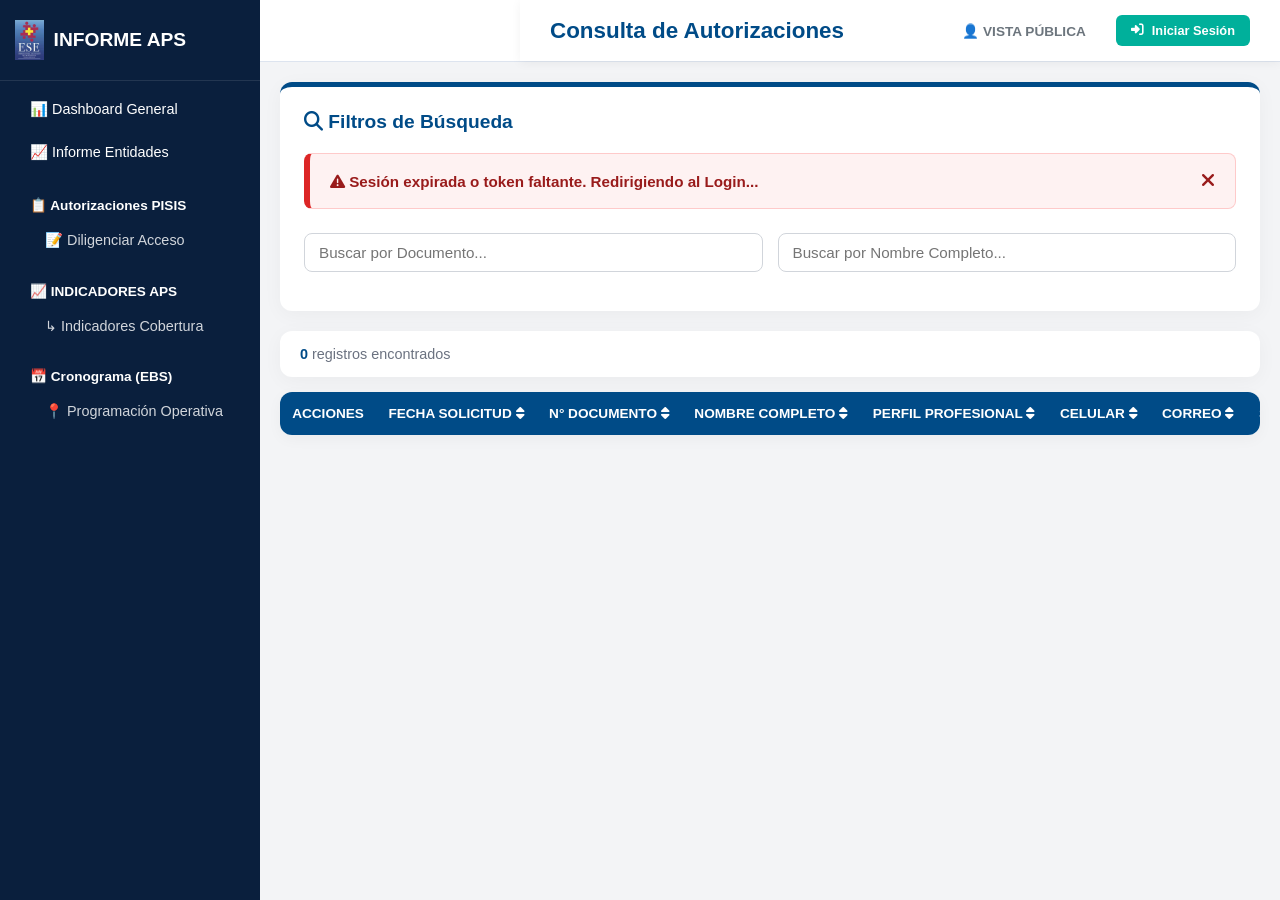
<file: consulta_acceso.html>
<!DOCTYPE html>
<html lang="es">
<head>
    <meta charset="UTF-8">
    <meta name="viewport" content="width=device-width, initial-scale=1.0">
    <title>Consulta de Autorizaciones - INFORME APS</title>
    <link rel="stylesheet" href="/static/css/layout.css">
    <link rel="stylesheet" href="https://cdnjs.cloudflare.com/ajax/libs/font-awesome/6.4.0/css/all.min.css">
    <style>
        html, body { margin: 0; padding: 0; height: auto !important; min-height: 100vh; overflow-y: auto !important; background-color: #f3f4f6; font-family: 'Segoe UI', system-ui, sans-serif; }
        .main-content { min-height: 100vh; padding-bottom: 50px; }
        .card { background: #ffffff; border-radius: 12px; padding: 24px; margin: 20px; box-shadow: 0 4px 20px rgba(0,0,0,0.04); border-top: 5px solid #004b87; }
        .form-group { display: flex; flex-direction: column; margin-bottom: 15px; }
        .form-group input { padding: 10px 14px; border: 1px solid #d1d5db; border-radius: 8px; font-size: 0.95rem; }
        .form-group input:focus { border-color: #00b09b; outline: none; box-shadow: 0 0 0 3px rgba(0, 176, 155, 0.15); }
        .btn-action { background: #004b87; color: white; border: none; padding: 8px 12px; border-radius: 6px; cursor: pointer; font-weight: 600; font-size: 0.85rem; transition: all 0.2s; display: inline-flex; align-items: center; gap: 6px; }
        .btn-action:hover { transform: translateY(-1px); filter: brightness(1.1); }
        .btn-danger { background: #dc3545; }
        .btn-warning { background: #f59e0b; color: white; }
        .btn-info { background: #0ea5e9; }
        .btn-success { background: #10b981; }
        .toolbar-table { display: flex; justify-content: space-between; align-items: center; margin: 0 20px 15px 20px; padding: 15px 20px; background: #ffffff; border-radius: 12px; box-shadow: 0 4px 20px rgba(0,0,0,0.04); }
        .table-container { margin: 0 20px; overflow-x: auto; max-height: 600px; background: #fff; border-radius: 12px; box-shadow: 0 4px 15px rgba(0,0,0,0.04); }
        table { width: 100%; border-collapse: collapse; font-size: 0.85rem; min-width: 1100px; }
        th { background: #004b87; color: white; padding: 14px 12px; position: sticky; top: 0; z-index: 10; text-transform: uppercase; user-select: none; transition: background 0.2s; }
        th.sortable:hover { background: #003366; cursor: pointer; }
        td { padding: 12px 10px; border-bottom: 1px solid #f3f4f6; text-align: center; color: #4b5563; }
        tr:hover { background-color: #f0fdfa; }
        .alerta-dinamica { display: none; align-items: center; justify-content: space-between; padding: 16px 20px; margin-bottom: 24px; border-radius: 8px; font-weight: 600; font-size: 0.95rem; }
        .alerta-error { background-color: #fef2f2; color: #991b1b; border: 1px solid #fecaca; border-left: 6px solid #dc2626; }
        .alerta-exito { background-color: #f0fdf4; color: #166534; border: 1px solid #bbf7d0; border-left: 6px solid #059669; }
        .alerta-info { background-color: #e0f2fe; color: #0369a1; border: 1px solid #bae6fd; border-left: 6px solid #0ea5e9; }
    </style>
</head>
<body>
    <app-sidebar active-menu="consulta_acceso"></app-sidebar>
    <div class="main-content">
        <app-topbar titulo="Consulta de Autorizaciones"></app-topbar>

        <div class="card">
            <h3 style="margin-top: 0; color: #004b87; font-size: 1.2rem; margin-bottom: 20px;"><i class="fas fa-search"></i> Filtros de Búsqueda</h3>
            <div id="alertaGlobal" class="alerta-dinamica">
                <span id="alertaMensaje"></span>
                <button onclick="cerrarAlerta()" style="background:none; border:none; font-size:1.2rem; cursor:pointer; color:inherit;"><i class="fas fa-times"></i></button>
            </div>
            <div style="display: grid; grid-template-columns: repeat(auto-fit, minmax(250px, 1fr)); gap: 15px;">
                <div class="form-group"><input type="text" id="filtroDoc" placeholder="Buscar por Documento..." oninput="filtrarTabla()"></div>
                <div class="form-group"><input type="text" id="filtroNombre" placeholder="Buscar por Nombre Completo..." oninput="filtrarTabla()"></div>
            </div>
        </div>

        <div class="toolbar-table">
            <div style="font-size: 0.9rem; color: #6b7280;"><strong id="lblTotalRegistros" style="color:#004b87;">0</strong> registros encontrados</div>
        </div>

        <div class="table-container">
            <table id="tablaAccesos">
                <thead>
                    <tr>
                        <th>Acciones</th>
                        <th class="sortable" data-sort="fecha_solicitud" onclick="ordenarTabla('fecha_solicitud')">Fecha Solicitud <i class="fas fa-sort"></i></th>
                        <th class="sortable" data-sort="numero_documento" onclick="ordenarTabla('numero_documento')">N° Documento <i class="fas fa-sort"></i></th>
                        <th class="sortable" data-sort="nombre_completo" onclick="ordenarTabla('nombre_completo')">Nombre Completo <i class="fas fa-sort"></i></th>
                        <th class="sortable" data-sort="perfil_profesional" onclick="ordenarTabla('perfil_profesional')">Perfil Profesional <i class="fas fa-sort"></i></th>
                        <th class="sortable" data-sort="celular" onclick="ordenarTabla('celular')">Celular <i class="fas fa-sort"></i></th>
                        <th class="sortable" data-sort="correo" onclick="ordenarTabla('correo')">Correo <i class="fas fa-sort"></i></th>
                        <th>Soporte MSPS</th>
                    </tr>
                </thead>
                <tbody id="tbodyAccesos"></tbody>
            </table>
        </div>
    </div>

    <script src="/static/js/layout.js"></script>
    <script>
        let datosGlobales = [];
        let sortCol = null;
        let sortAsc = true;

        document.addEventListener('DOMContentLoaded', () => { cargarDatos(); });

        function getHeaders() {
            const token = sessionStorage.getItem('token') || localStorage.getItem('token');
            if (!token) {
                mostrarAlerta("Sesión expirada o token faltante. Redirigiendo al Login...", "error");
                setTimeout(() => window.location.href = '/login', 2000);
                throw new Error("No token");
            }
            return { 'Content-Type': 'application/json', 'Authorization': `Bearer ${token}` };
        }

        function mostrarAlerta(mensaje, tipo) {
            const alerta = document.getElementById('alertaGlobal');
            const msjSpan = document.getElementById('alertaMensaje');
            alerta.className = `alerta-dinamica alerta-${tipo}`;
            msjSpan.innerHTML = `<i class="fas ${tipo === 'error' ? 'fa-exclamation-triangle' : (tipo === 'info' ? 'fa-info-circle' : 'fa-check-circle')}"></i> ${mensaje}`;
            alerta.style.display = 'flex';
            if (tipo === 'exito' || tipo === 'error') setTimeout(cerrarAlerta, 5000);
        }

        function cerrarAlerta() { document.getElementById('alertaGlobal').style.display = 'none'; }

        async function cargarDatos() {
            try {
                const res = await fetch('/api/listar_accesos', { method: 'GET', headers: getHeaders() });
                const data = await res.json();
                if (!res.ok || data.status === 'error') { mostrarAlerta(data.message || "Acceso denegado.", "error"); return; }
                datosGlobales = data.data || [];
                filtrarTabla();
            } catch (e) {
                if(e.message !== "No token") mostrarAlerta("Falla al cargar registros desde el servidor.", "error");
            }
        }

        function ordenarTabla(columna) {
            if (sortCol === columna) { sortAsc = !sortAsc; }
            else { sortCol = columna; sortAsc = true; }

            document.querySelectorAll('th.sortable i').forEach(icon => icon.className = 'fas fa-sort');
            const iconActivo = document.querySelector(`th[data-sort="${columna}"] i`);
            if (iconActivo) iconActivo.className = sortAsc ? 'fas fa-sort-up' : 'fas fa-sort-down';

            filtrarTabla();
        }

        function renderizarTabla(datos) {
            const tbody = document.getElementById('tbodyAccesos');
            tbody.innerHTML = '';

            const rolActual = String(sessionStorage.getItem('rol_usuario') || localStorage.getItem('rol_usuario')).toLowerCase();
            const esAdmin = rolActual.includes('admin') || rolActual.includes('coordinador');

            if(datos.length === 0) {
                tbody.innerHTML = `<tr><td colspan="8" style="padding:20px; color:#6b7280;">No se encontraron registros.</td></tr>`;
                return;
            }

            datos.forEach(d => {
                const nombreComp = d.nombre_completo || `${d.primer_nombre} ${d.primer_apellido}`;
                const btnDelete = esAdmin ? `<button title="Eliminar Base de Datos" onclick="eliminarRegistro(${d.id})" class="btn-action btn-danger"><i class="fas fa-trash-alt"></i></button>` : '';
                const btnEmail = esAdmin ? `<button title="Aprobar y Enviar Aval" onclick="enviarCorreoAval(${d.id})" class="btn-action btn-success"><i class="fas fa-check"></i></button>` : '';
                const btnDeny = esAdmin ? `<button title="Denegar por Adjunto" onclick="denegarAcceso(${d.id})" class="btn-action btn-warning"><i class="fas fa-times"></i></button>` : '';
                const urlSoporte = (d.seguridad_social_url && d.seguridad_social_url !== 'ALMACENADO_EN_BD') ? `<a href="${d.seguridad_social_url}" target="_blank" style="color:#0ea5e9; text-decoration:underline;">Ver Adjunto</a>` : 'N/A';

                tbody.innerHTML += `
                    <tr>
                        <td style="white-space: nowrap;">
                            <button title="Descargar PDF" onclick='descargarPDF(${JSON.stringify(d).replace(/'/g, "&apos;")})' class="btn-action btn-info"><i class="fas fa-file-pdf"></i></button>
                            ${btnEmail}
                            ${btnDeny}
                            ${btnDelete}
                        </td>
                        <td>${d.fecha_solicitud || 'N/A'}</td>
                        <td><strong>${d.numero_documento}</strong></td>
                        <td style="text-align: left;">${nombreComp}</td>
                        <td>${d.perfil_profesional || 'N/A'}</td>
                        <td>${d.celular || 'N/A'}</td>
                        <td>${d.correo || 'N/A'}</td>
                        <td>${urlSoporte}</td>
                    </tr>
                `;
            });
        }

        function filtrarTabla() {
            const fDoc = document.getElementById('filtroDoc').value.trim().toLowerCase();
            const fNom = document.getElementById('filtroNombre').value.trim().toLowerCase();

            let filtrados = datosGlobales.filter(d => {
                const nombreComp = String(d.nombre_completo || `${d.primer_nombre} ${d.primer_apellido}`).toLowerCase();
                const doc = String(d.numero_documento || '').toLowerCase();
                return doc.includes(fDoc) && nombreComp.includes(fNom);
            });

            if (sortCol) {
                filtrados.sort((a, b) => {
                    let valA = a[sortCol] || '';
                    let valB = b[sortCol] || '';

                    if (sortCol === 'numero_documento' || sortCol === 'celular') {
                        valA = parseInt(valA) || 0;
                        valB = parseInt(valB) || 0;
                    } else if (sortCol === 'fecha_solicitud') {
                        valA = new Date(valA).getTime() || 0;
                        valB = new Date(valB).getTime() || 0;
                    } else {
                        valA = String(valA).toLowerCase();
                        valB = String(valB).toLowerCase();
                    }

                    if (valA < valB) return sortAsc ? -1 : 1;
                    if (valA > valB) return sortAsc ? 1 : -1;
                    return 0;
                });
            }

            document.getElementById('lblTotalRegistros').innerText = filtrados.length;
            renderizarTabla(filtrados);
        }

        async function enviarCorreoAval(id) {
            cerrarAlerta();
            if(!confirm("¿Confirmas que la documentación es correcta y deseas enviar el correo de APROBACIÓN?")) return;
            try {
                mostrarAlerta("Enviando correo de aprobación, por favor espere...", "info");
                const res = await fetch(`/api/enviar_aval/${id}`, { method: 'POST', headers: getHeaders() });
                const data = await res.json();
                if (!res.ok || data.status === 'error') { mostrarAlerta(data.message, 'error'); return; }
                mostrarAlerta(data.message, 'exito');
            } catch (e) {
                if(e.message !== "No token") mostrarAlerta("Falla al solicitar el envío de correo.", "error");
            }
        }

        async function denegarAcceso(id) {
            cerrarAlerta();
            if(!confirm("¿Estás seguro de DENEGAR la solicitud? Se enviará un correo notificando el error en 'Mi Seguridad Social' y se eliminará el registro.")) return;
            try {
                mostrarAlerta("Enviando correo de denegación y eliminando solicitud...", "info");
                const res = await fetch(`/api/denegar_acceso/${id}`, { method: 'POST', headers: getHeaders() });
                const data = await res.json();
                if (!res.ok || data.status === 'error') { mostrarAlerta(data.message, 'error'); return; }
                mostrarAlerta(data.message, 'exito');
                cargarDatos();
            } catch (e) {
                if(e.message !== "No token") mostrarAlerta("Error de red al denegar.", "error");
            }
        }

        async function eliminarRegistro(id) {
            cerrarAlerta();
            if(!confirm("¿Está seguro de eliminar esta solicitud de acceso de forma permanente?")) return;
            try {
                const res = await fetch(`/api/eliminar_acceso/${id}`, { method: 'DELETE', headers: getHeaders() });
                const data = await res.json();
                if (!res.ok || data.status === 'error') { mostrarAlerta(data.message, 'error'); return; }
                mostrarAlerta(data.message, 'exito');
                cargarDatos();
            } catch (e) {
                if(e.message !== "No token") mostrarAlerta("Falla al solicitar eliminación al servidor.", "error");
            }
        }

        async function descargarPDF(datosFila) {
            cerrarAlerta();
            try {
                const res = await fetch('/api/descargar_pdf_acceso', { method: 'POST', headers: getHeaders(), body: JSON.stringify(datosFila) });
                if (!res.ok) {
                    const data = await res.json();
                    mostrarAlerta(data.message || "Error al generar el PDF.", "error"); return;
                }
                const blob = await res.blob();
                const url = window.URL.createObjectURL(blob);
                const a = document.createElement('a'); a.href = url; a.download = `Solicitud_Acceso_${datosFila.numero_documento}.pdf`;
                document.body.appendChild(a); a.click(); a.remove(); window.URL.revokeObjectURL(url);
            } catch (e) {
                if(e.message !== "No token") mostrarAlerta("Falla al intentar descargar el PDF.", "error");
            }
        }
    </script>
</body>
</html>
</file>
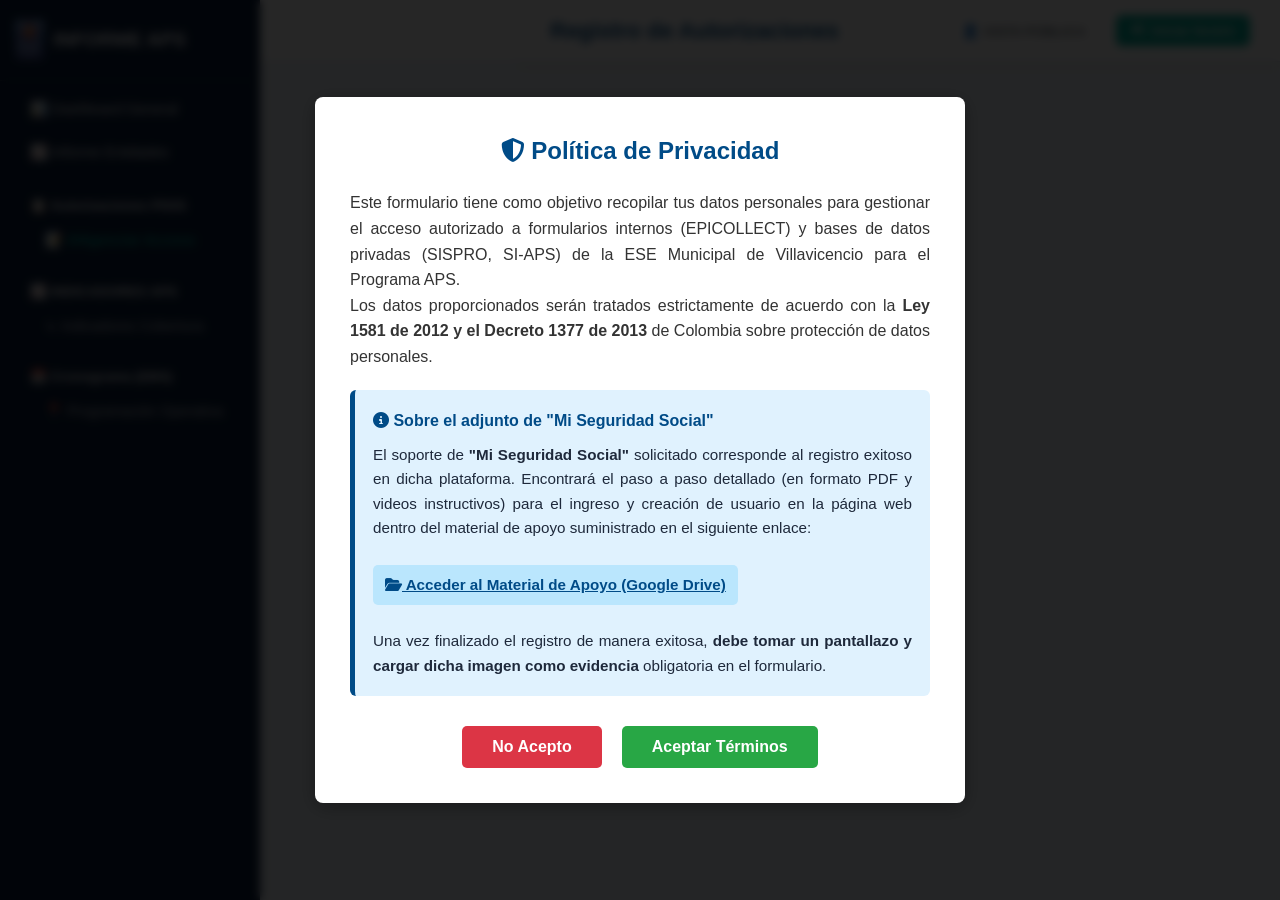
<file: formulario_acceso.html>
<!DOCTYPE html>
<html lang="es">
<head>
    <meta charset="UTF-8">
    <meta name="viewport" content="width=device-width, initial-scale=1.0">
    <title>Diligenciar Acceso Unificado - ESE Municipal</title>
    <link rel="stylesheet" href="/static/css/layout.css">
    <link rel="stylesheet" href="https://cdnjs.cloudflare.com/ajax/libs/font-awesome/6.4.0/css/all.min.css">
    <style>
        html, body { overflow-y: auto !important; height: 100% !important; }
        .main-content { overflow-y: auto !important; height: 100vh !important; padding-bottom: 100px !important; box-sizing: border-box; }
        .overlay-modal { display: flex; position: fixed; z-index: 9999; left: 0; top: 0; width: 100%; height: 100%; background-color: rgba(0, 0, 0, 0.85); justify-content: center; align-items: flex-start; overflow-y: auto; backdrop-filter: blur(5px); padding: 40px 20px; box-sizing: border-box; }
        .modal-content { background-color: #fff; padding: 35px; border-radius: 8px; width: 100%; max-width: 650px; box-shadow: 0 4px 20px rgba(0,0,0,0.3); text-align: justify; line-height: 1.6; color: #333; margin: auto; }
        .modal-content h2 { color: #004b87; text-align: center; margin-top: 0; margin-bottom: 20px; }
        .modal-buttons { display: flex; justify-content: center; gap: 20px; margin-top: 30px; }
        .btn-modal { border: none; padding: 12px 30px; border-radius: 5px; cursor: pointer; font-weight: bold; font-size: 16px; transition: transform 0.1s; }
        .btn-accept { background-color: #28a745; color: white; }
        .btn-reject { background-color: #dc3545; color: white; }

        .form-container { background: #ffffff; border-radius: 12px; padding: 40px; box-shadow: 0 10px 30px rgba(0,0,0,0.1); max-width: 1000px; margin: 20px auto 60px auto; color: #333; border-top: 6px solid #004b87; }
        .form-header { text-align: center; margin-bottom: 35px; }
        .form-header h2 { color: #004b87; font-size: 2rem; margin-bottom: 10px; }
        .form-header p { color: #666; font-size: 1rem; }

        .form-section { margin-bottom: 35px; background: #f8fbff; padding: 20px; border-radius: 8px; border: 1px solid #e0ecf8; }
        .form-section-title { font-size: 1.2rem; color: #004b87; margin-bottom: 20px; display: flex; align-items: center; border-bottom: 2px solid #004b87; padding-bottom: 10px; }
        .form-section-title i { margin-right: 10px; font-size: 1.3rem; }

        .form-grid { display: grid; grid-template-columns: repeat(auto-fit, minmax(280px, 1fr)); gap: 20px; }

        .form-group { display: flex; flex-direction: column; }
        .form-group label { font-weight: 600; margin-bottom: 8px; font-size: 0.9rem; color: #444; }
        .form-group input, .form-group select, .form-group textarea { width: 100%; padding: 12px 15px; border: 1px solid #ccc; border-radius: 6px; font-size: 0.95rem; transition: border-color 0.3s, box-shadow 0.3s; box-sizing: border-box; background: #fff; }
        .form-group input:focus, .form-group select:focus, .form-group textarea:focus { border-color: #004b87; outline: none; box-shadow: 0 0 0 3px rgba(0,75,135,0.1); }
        .form-group input[readonly] { background-color: #e9ecef; color: #495057; cursor: not-allowed; border-color: #ced4da; }

        .btn-submit { background: linear-gradient(135deg, #004b87 0%, #003366 100%); color: white; width: 100%; padding: 16px; margin-top: 10px; font-size: 1.2rem; font-weight: bold; border-radius: 8px; cursor: pointer; border: none; transition: transform 0.2s, box-shadow 0.2s; }
        .btn-submit:hover { transform: translateY(-2px); box-shadow: 0 8px 20px rgba(0,75,135,0.3); }
        .btn-submit:disabled { background: #999; cursor: not-allowed; transform: none; box-shadow: none; }

        .honeypot-field { display: none !important; position: absolute; left: -9999px; }
    </style>
</head>
<body>
    <app-sidebar active-menu="formulario_acceso"></app-sidebar>
    <div class="main-content">
        <app-topbar titulo="Registro de Autorizaciones"></app-topbar>

        <div id="privacyModal" class="overlay-modal">
            <div class="modal-content">
                <h2><i class="fas fa-shield-alt"></i> Política de Privacidad</h2>
                <p>Este formulario tiene como objetivo recopilar tus datos personales para gestionar el acceso autorizado a formularios internos (EPICOLLECT) y bases de datos privadas (SISPRO, SI-APS) de la ESE Municipal de Villavicencio para el Programa APS.</p>
                <p>Los datos proporcionados serán tratados estrictamente de acuerdo con la <strong>Ley 1581 de 2012 y el Decreto 1377 de 2013</strong> de Colombia sobre protección de datos personales.</p>

                <div style="background-color: #e0f2fe; border-left: 5px solid #004b87; padding: 18px; margin-top: 20px; border-radius: 6px;">
                    <h4 style="margin-top: 0; color: #004b87; margin-bottom: 10px;"><i class="fas fa-info-circle"></i> Sobre el adjunto de "Mi Seguridad Social"</h4>
                    <p style="margin-bottom: 0; font-size: 0.95rem; color: #1e293b;">
                        El soporte de <strong>"Mi Seguridad Social"</strong> solicitado corresponde al registro exitoso en dicha plataforma. Encontrará el paso a paso detallado (en formato PDF y videos instructivos) para el ingreso y creación de usuario en la página web dentro del material de apoyo suministrado en el siguiente enlace:
                        <br><br>
                        <a href="https://drive.google.com/drive/folders/18N7IifT4nZSn-eZcp7G-fkT3-ZyeXKP8?usp=drive_link" target="_blank" style="color: #004b87; font-weight: bold; text-decoration: underline; display: inline-block; background: #bae6fd; padding: 8px 12px; border-radius: 5px;">
                            <i class="fas fa-folder-open"></i> Acceder al Material de Apoyo (Google Drive)
                        </a>
                        <br><br>
                        Una vez finalizado el registro de manera exitosa, <strong>debe tomar un pantallazo y cargar dicha imagen como evidencia</strong> obligatoria en el formulario.
                    </p>
                </div>

                <div class="modal-buttons">
                    <button class="btn-modal btn-reject" onclick="window.location.href='/'">No Acepto</button>
                    <button class="btn-modal btn-accept" onclick="aceptarPolitica()">Aceptar Términos</button>
                </div>
            </div>
        </div>

        <div style="display: none;" id="contentSection">
            <div class="form-container">
                <div class="form-header">
                    <h2>Solicitud de Acceso Unificado</h2>
                    <p>Diligencie la información técnica y operativa para la validación de credenciales.</p>
                </div>

                <form id="formAcceso" onsubmit="enviarSolicitud(event)" enctype="multipart/form-data">

                    <div class="honeypot-field" aria-hidden="true">
                        <label for="validacion_bot_oculta">No llenar este campo</label>
                        <input type="text" name="validacion_bot_oculta" id="validacion_bot_oculta" tabindex="-1" autocomplete="off">
                    </div>

                    <div class="form-section">
                        <div class="form-section-title"><i class="fas fa-user-circle"></i> 1. Identificación Personal</div>
                        <div class="form-grid">
                            <div class="form-group">
                                <label>Tipo Documento</label>
                                <select name="tipo_documento" required>
                                    <option value="">Seleccione...</option>
                                    <option value="CC">Cédula de Ciudadanía (CC)</option>
                                    <option value="CE">Cédula de Extranjería (CE)</option>
                                    <option value="CD">Carné Diplomático (CD)</option>
                                    <option value="PA">Pasaporte (PA)</option>
                                </select>
                            </div>
                            <div class="form-group">
                                <label>Número de Documento</label>
                                <input type="text" name="numero_documento" required pattern="\d{4,20}" title="4 a 20 dígitos numéricos">
                            </div>
                            <div class="form-group"><label>Primer Nombre</label><input type="text" name="nombres" id="pNombre" required class="up"></div>
                            <div class="form-group"><label>Segundo Nombre</label><input type="text" name="segundo_nombre" id="sNombre" class="up"></div>
                            <div class="form-group"><label>Primer Apellido</label><input type="text" name="apellidos" id="pApellido" required class="up"></div>
                            <div class="form-group"><label>Segundo Apellido</label><input type="text" name="segundo_apellido" id="sApellido" class="up"></div>
                            <div class="form-group" style="grid-column: 1 / -1;">
                                <label>Nombre Completo (Autogenerado)</label>
                                <input type="text" name="nombre_completo" id="nCompleto" required class="up" readonly placeholder="Se autocompleta con los campos anteriores">
                            </div>
                            <div class="form-group"><label>Fecha Nacimiento</label><input type="date" name="fecha_nacimiento" required></div>
                            <div class="form-group"><label>Nacionalidad</label><input type="text" name="nacionalidad" class="up"></div>
                            <div class="form-group"><label>Sexo al nacer</label><input type="text" name="sexo" class="up"></div>
                        </div>
                    </div>

                    <div class="form-section">
                        <div class="form-section-title"><i class="fas fa-address-book"></i> 2. Contacto y Afiliación en Salud</div>
                        <div class="form-grid">
                            <div class="form-group">
                                <label>Celular</label>
                                <input type="text" name="telefono" required pattern="\d{10,20}" title="Mínimo 10 dígitos">
                            </div>
                            <div class="form-group">
                                <label>Correo Electrónico (Institucional o Personal)</label>
                                <input type="email" name="correo" required placeholder="usuario@dominio.com">
                            </div>
                            <div class="form-group">
                                <label>Régimen en Salud</label>
                                <select name="regimen" required>
                                    <option value="">Seleccione...</option>
                                    <option value="CONTRIBUTIVO">CONTRIBUTIVO</option>
                                    <option value="ESPECIAL">ESPECIAL</option>
                                    <option value="SUBSIDIADO">SUBSIDIADO</option>
                                </select>
                            </div>
                            <div class="form-group"><label>EAPB (EPS)</label><input type="text" name="eapb" class="up" required></div>
                            <div class="form-group" style="grid-column: 1 / -1;">
                                <label>Soporte de Registro en "Mi Seguridad Social" (Pantallazo o PDF)</label>
                                <input type="file" name="seguridad_social" accept=".pdf,image/*" required style="padding: 9px; border: 2px dashed #004b87; background-color: #f8fbff;">
                            </div>
                        </div>
                    </div>

                    <div class="form-section">
                        <div class="form-section-title"><i class="fas fa-briefcase"></i> 3. Información Contractual y Operativa</div>
                        <div class="form-grid">
                            <div class="form-group" style="grid-column: 1 / -1;">
                                <label>Rol de Acceso Solicitado al Sistema</label>
                                <select name="rol_solicitado" required>
                                    <option value="">Seleccione el nivel de acceso requerido...</option>
                                    <option value="Técnico/Operativo">Operativo (Técnico / Registro de Datos)</option>
                                    <option value="Coordinador">Coordinador (Aprobación y Edición)</option>
                                    <option value="Visualizador">Visualizador (Solo Lectura / Auditoría)</option>
                                </select>
                            </div>
                            <div class="form-group">
                                <label>Programa</label>
                                <select name="programa" required>
                                    <option value="">Seleccione...</option><option value="PIC">PIC</option><option value="APS">APS</option>
                                </select>
                            </div>
                            <div class="form-group">
                                <label>Territorio (Formato TXX)</label>
                                <input type="text" name="territorio" required pattern="^T(0[1-9]|[1-7][0-9]|80)$" title="Ejemplo: T01 a T80" class="up" placeholder="Ej: T01">
                            </div>
                            <div class="form-group">
                                <label>Microterritorio</label>
                                <select name="microterritorio" required>
                                    <option value="">Seleccione...</option><option value="MT01">MT01</option><option value="MT02">MT02</option><option value="MT03">MT03</option>
                                </select>
                            </div>
                            <div class="form-group" style="grid-column: 1 / -1;">
                                <label>Perfil Profesional Operativo</label>
                                <select name="perfil_profesional" required>
                                    <option value="">Seleccione su perfil...</option>
                                    <option value="TÉCNICO AUXILIAR ENFERMERIA">Técnico Auxiliar Enfermería</option>
                                    <option value="PROFESIONAL EN ENFERMERIA">Profesional en Enfermería</option>
                                    <option value="PROFESIONAL EN PSICOLOGIA">Profesional en Psicología</option>
                                    <option value="PROFESIONAL MÉDICO GENERAL">Profesional Médico General</option>
                                    <option value="PROFESIONAL ESPECIALISTA">Profesional Especialista</option>
                                    <option value="PROMOTOR(A) DE SALUD">Promotor(a) de salud</option>
                                    <option value="GESTOR(A) COMUNITARIO">Gestor(a) comunitario</option>
                                    <option value="TRABAJO SOCIAL">Trabajo Social</option>
                                    <option value="NUTRICIÓN">Nutrición</option>
                                    <option value="ODONTOLOGÍA">Odontología</option>
                                    <option value="TERAPIAS">Terapias</option>
                                </select>
                            </div>
                            <div class="form-group"><label>Número Contrato (Ej: 300-2026)</label><input type="text" name="numero_contrato" required></div>
                            <div class="form-group"><label>Valor Contrato (Sin puntos ni $)</label><input type="number" name="valor_contrato" required></div>
                            <div class="form-group"><label>Fecha Inicio Contrato</label><input type="date" name="fecha_contrato" required></div>
                            <div class="form-group"><label>Fecha Finalización Contrato</label><input type="date" name="fecha_finalizacion_contrato" required></div>
                            <div class="form-group" style="grid-column: 1 / -1;">
                                <label>Objeto del Contrato (Máximo 500 caracteres)</label>
                                <textarea name="objeto_contrato" maxlength="500" rows="3" class="up" required placeholder="Digite el objeto contractual..."></textarea>
                            </div>
                        </div>
                    </div>

                    <button type="submit" class="btn-submit"><i class="fas fa-paper-plane"></i> Enviar Solicitud de Acceso Integral</button>
                </form>
            </div>
        </div>
    </div>

    <script src="/static/js/layout.js"></script>
    <script src="/static/js/rbac.js"></script>
    <script>
        document.querySelectorAll('.up').forEach(el => {
            el.addEventListener('input', function() { this.value = this.value.toUpperCase(); });
        });

        const pNombre = document.getElementById('pNombre');
        const sNombre = document.getElementById('sNombre');
        const pApellido = document.getElementById('pApellido');
        const sApellido = document.getElementById('sApellido');
        const nCompleto = document.getElementById('nCompleto');

        function updateNombreCompleto() {
            const parts = [pNombre.value, sNombre.value, pApellido.value, sApellido.value];
            nCompleto.value = parts.filter(p => p.trim() !== '').join(' ').toUpperCase();
        }

        [pNombre, sNombre, pApellido, sApellido].forEach(el => {
            el.addEventListener('input', updateNombreCompleto);
        });

        document.getElementById('privacyModal').style.display = 'flex';
        document.getElementById('contentSection').style.display = 'none';

        function aceptarPolitica() {
            document.getElementById('privacyModal').style.display = 'none';
            document.getElementById('contentSection').style.display = 'block';
        }

        async function descargarPDFSilencioso(dataJSON) {
            try {
                const resPDF = await fetch('/api/descargar_pdf_acceso', {
                    method: 'POST',
                    headers: { 'Content-Type': 'application/json' },
                    body: JSON.stringify(dataJSON)
                });
                if (!resPDF.ok) throw new Error("Servidor no pudo renderizar el PDF");

                const blob = await resPDF.blob();
                const url = window.URL.createObjectURL(blob);
                const a = document.createElement('a');
                a.style.display = 'none';
                a.href = url;
                a.download = `Soporte_Acceso_PISIS_${dataJSON.numero_documento || '000'}.pdf`;
                document.body.appendChild(a);
                a.click();
                window.URL.revokeObjectURL(url);
            } catch (error) {
                console.error("Falla en PDF:", error);
                alert("Su solicitud fue guardada, pero ocurrió un error generando la copia en PDF.");
            }
        }

        async function enviarSolicitud(event) {
            event.preventDefault();
            const formElement = document.getElementById('formAcceso');
            const btnSubmit = document.querySelector('.btn-submit');

            btnSubmit.disabled = true;
            btnSubmit.innerHTML = '<i class="fas fa-spinner fa-spin"></i> Procesando forma segura...';

            const formData = new FormData(formElement);
            const dataForPDF = Object.fromEntries(formData.entries());

            try {
                const response = await fetch('/api/guardar_acceso', { method: 'POST', body: formData });
                const result = await response.json();

                alert(result.message);
                if(response.ok) {
                    await descargarPDFSilencioso(dataForPDF);
                    formElement.reset();
                    window.scrollTo({ top: 0, behavior: 'smooth' });
                }
            } catch (error) {
                alert("Error de conexión al enviar el formulario al servidor.");
            } finally {
                btnSubmit.disabled = false;
                btnSubmit.innerHTML = '<i class="fas fa-paper-plane"></i> Enviar Solicitud de Acceso Integral';
            }
        }
    </script>
</body>
</html>
</file>
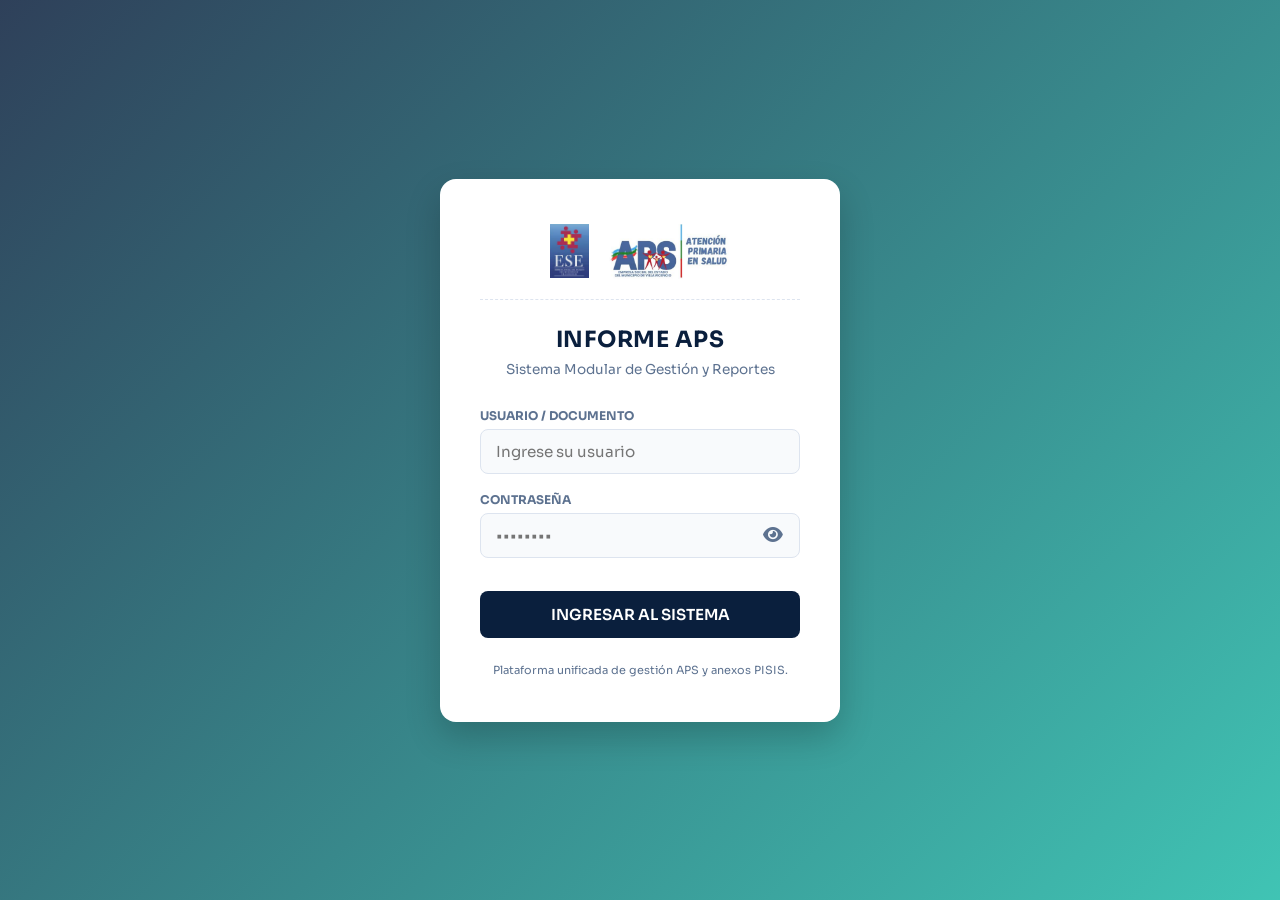
<file: login.html>
<!DOCTYPE html>
<html lang="es">
<head>
  <meta charset="UTF-8">
  <meta name="viewport" content="width=device-width, initial-scale=1.0">
  <title>Acceso · INFORME APS</title>
  <link href="https://fonts.googleapis.com/css2?family=Sora:wght@300;400;500;600;700&display=swap" rel="stylesheet">
  <link rel="stylesheet" href="https://cdnjs.cloudflare.com/ajax/libs/font-awesome/6.4.0/css/all.min.css">
  <style>
    :root {
        --navy: #0a1f3d;
        --teal: #00b09b;
        --surface: #ffffff;
        --border: #dde4ef;
        --text-dark: #1a2840;
        --text-muted: #5d7290;
    }

    * { box-sizing: border-box; margin: 0; padding: 0; font-family: 'Sora', sans-serif; }

    body {
        background: linear-gradient(135deg, rgba(10, 31, 61, 0.85) 0%, rgba(0, 176, 155, 0.75) 100%),
                    url('https://images.unsplash.com/photo-1519494026892-80bbd2d6fd0d?q=80&w=2053&auto=format&fit=crop') center/cover no-repeat fixed;
        display: flex; align-items: center; justify-content: center; height: 100vh; overflow: hidden;
    }

    .login-box {
        background: var(--surface); padding: 45px 40px; border-radius: 16px;
        box-shadow: 0 15px 35px rgba(0,0,0,0.2); width: 100%; max-width: 400px; text-align: center;
    }

    .logos-container {
        display: flex; justify-content: center; align-items: center; gap: 20px;
        margin-bottom: 25px; padding-bottom: 20px; border-bottom: 1px dashed var(--border);
    }
    .logos-container img { max-height: 55px; width: auto; object-fit: contain; }

    h1 { color: var(--navy); font-size: 1.4rem; font-weight: 700; margin-bottom: 8px; letter-spacing: 0.5px; }
    p { color: var(--text-muted); font-size: 0.85rem; margin-bottom: 30px; }

    .form-group { text-align: left; margin-bottom: 18px; position: relative; }
    label { display: block; font-size: 0.75rem; font-weight: 700; color: var(--text-muted); margin-bottom: 6px; text-transform: uppercase; }

    .input-wrapper { position: relative; display: flex; align-items: center; }

    input {
        width: 100%; padding: 12px 15px; border: 1.5px solid var(--border);
        border-radius: 8px; outline: none; font-size: 0.95rem; background-color: #f8fafc;
        transition: border-color 0.3s, box-shadow 0.3s;
    }
    input[type="password"], input[type="text"].password-field { padding-right: 40px; }
    input:focus { border-color: var(--teal); background-color: var(--surface); box-shadow: 0 0 0 3px rgba(0, 176, 155, 0.1); }

    .toggle-password {
        position: absolute; right: 12px; cursor: pointer; color: var(--text-muted);
        font-size: 1.1rem; transition: color 0.3s; padding: 5px;
    }
    .toggle-password:hover { color: var(--teal); }

    .btn {
        width: 100%; padding: 14px; background: var(--navy); color: white; border: none;
        border-radius: 8px; font-weight: 600; font-size: 0.95rem; cursor: pointer;
        margin-top: 15px; text-transform: uppercase; transition: 0.3s;
    }
    .btn:hover { background: #002244; box-shadow: 0 4px 12px rgba(10, 31, 61, 0.3); }
    .footer-text { margin-top: 25px; font-size: 0.7rem; color: var(--text-muted); }
  </style>
</head>
<body>

  <div class="login-box">
    <div class="logos-container">
      <img src="/static/img/logo-ese.png" alt="Logo ESE">
      <img src="/static/img/logo-aps.png" alt="Logo APS">
    </div>

    <h1>INFORME APS</h1>
    <p>Sistema Modular de Gestión y Reportes</p>

    <form id="login-form">
      <div class="form-group">
        <label>Usuario / Documento</label>
        <input type="text" id="username" required placeholder="Ingrese su usuario">
      </div>
      <div class="form-group">
        <label>Contraseña</label>
        <div class="input-wrapper">
            <input type="password" id="password" class="password-field" required placeholder="••••••••">
            <i class="fas fa-eye toggle-password" id="togglePassword" title="Mostrar/Ocultar Contraseña"></i>
        </div>
      </div>
      <button type="submit" class="btn">Ingresar al Sistema</button>
    </form>

    <div class="footer-text">
        Plataforma unificada de gestión APS y anexos PISIS.
    </div>
  </div>

  <script>
    // Lógica para visibilidad de contraseña
    const togglePassword = document.getElementById('togglePassword');
    const passwordInput = document.getElementById('password');

    togglePassword.addEventListener('click', function () {
        const type = passwordInput.getAttribute('type') === 'password' ? 'text' : 'password';
        passwordInput.setAttribute('type', type);
        this.classList.toggle('fa-eye-slash');
    });

    // Lógica de Autenticación
    document.getElementById('login-form').addEventListener('submit', async (e) => {
        e.preventDefault();

        const btnSubmit = e.target.querySelector('button[type="submit"]');
        const originalText = btnSubmit.innerHTML;
        btnSubmit.innerHTML = 'Verificando...';
        btnSubmit.disabled = true;

        const username = document.getElementById('username').value.trim();
        const password = passwordInput.value.trim();

        try {
            const response = await fetch('/api/auth/login', {
                method: 'POST',
                headers: { 'Content-Type': 'application/json' },
                body: JSON.stringify({ username, password })
            });

            const data = await response.json();

            if (data.status === 'success') {
                sessionStorage.clear();
                localStorage.clear();

                sessionStorage.setItem('token', data.token);
                sessionStorage.setItem('rol_usuario', data.rol);
                sessionStorage.setItem('username', data.username);

                window.location.replace('/');
            } else {
                alert(data.message || 'Credenciales inválidas.');
                btnSubmit.innerHTML = originalText;
                btnSubmit.disabled = false;
            }
        } catch (error) {
            alert('Fallo de conexión con el servidor.');
            btnSubmit.innerHTML = originalText;
            btnSubmit.disabled = false;
        }
    });
  </script>
</body>
</html>
</file>
<file: static/css/layout.css>
:root { --navy: #0a1f3d; --teal: #00b09b; --bg: #f0f4fa; --surface: #ffffff; --text: #1a2840; --muted: #5d7290; --border: #dde4ef; --sidebar-w: 260px; }
* { box-sizing: border-box; margin: 0; padding: 0; font-family: 'Sora', sans-serif; }
body { background: var(--bg); color: var(--text); display: flex; height: 100vh; overflow: hidden; }

/* Layout Base */
.main-content { flex: 1; display: flex; flex-direction: column; overflow: hidden; }
.view-container { flex: 1; padding: 25px; overflow-y: auto; position: relative; }
.module-header { display: flex; justify-content: space-between; align-items: flex-end; margin-bottom: 20px; }
.module-header h2 { font-size: 1.5rem; color: var(--navy); }
.module-header p { font-size: 0.85rem; color: var(--muted); margin-top: 5px; }

/* Componentes Inyectados (Sidebar/Topbar) */
app-sidebar { display: block; width: var(--sidebar-w); background: var(--navy); color: white; height: 100vh; overflow-y: auto; z-index: 100; }
app-topbar { display: block; background: var(--surface); border-bottom: 1px solid var(--border); z-index: 99; }

.sidebar-internal { display: flex; flex-direction: column; height: 100%; }
.brand { padding: 20px; font-weight: 700; font-size: 1.2rem; border-bottom: 1px solid rgba(255,255,255,0.1); display: flex; align-items: center; gap: 10px; }
.nav-menu { padding: 15px 0; flex: 1; }
.nav-item { padding: 12px 20px; cursor: default; font-size: 0.9rem; font-weight: 500; color: rgba(255,255,255,0.7); display: flex; justify-content: space-between; text-decoration: none; transition: 0.2s;}
a.nav-item { cursor: pointer; }
.nav-item:hover { color: white; background: rgba(255,255,255,0.05); }
.nav-item.active { color: var(--teal); border-right: 4px solid var(--teal); background: rgba(0, 176, 155, 0.1); }
.sub-item { padding: 10px 20px 10px 40px; font-size: 0.8rem; cursor: pointer; color: rgba(255,255,255,0.6); display: block; text-decoration: none; transition: 0.2s; }
.sub-item:hover { color: var(--teal); }
.sub-item.active { color: var(--teal); font-weight: 600; }
.sub-item-child { padding: 8px 20px 8px 55px; font-size: 0.75rem; cursor: pointer; color: rgba(255,255,255,0.5); display: block; text-decoration: none; transition: 0.2s; }
.sub-item-child:hover { color: var(--teal); }
.sub-item-child.active { color: var(--teal); font-weight: 600; }

.topbar-internal { padding: 15px 25px; display: flex; justify-content: space-between; align-items: center; font-weight: 600; }
.btn-logout { background: #e53935; color: white; border: none; padding: 8px 15px; border-radius: 6px; font-weight: 600; cursor: pointer; font-size: 0.8rem; transition: 0.2s; margin-left: 15px; }
.btn-logout:hover { background: #c62828; }

/* === SOBRESCRITURA DE ALERTA NATIVA (CARD DIFUMINADA) === */
.custom-alert-overlay {
    position: fixed; top: 0; left: 0; width: 100vw; height: 100vh;
    background: rgba(0, 0, 0, 0.4);
    backdrop-filter: blur(4px); /* Efecto difuminado */
    -webkit-backdrop-filter: blur(4px);
    display: flex; justify-content: center; align-items: center;
    z-index: 99999;
    opacity: 0; visibility: hidden; transition: opacity 0.2s ease, visibility 0.2s;
}
.custom-alert-overlay.show { opacity: 1; visibility: visible; }

.custom-alert-box {
    background: #202020; /* Color oscuro */
    color: #ffffff;
    padding: 20px 25px;
    border-radius: 12px;
    width: 380px; max-width: 90%;
    box-shadow: 0 15px 35px rgba(0,0,0,0.5);
    transform: scale(0.95); transition: transform 0.2s ease;
    font-family: 'Segoe UI', Roboto, 'Sora', sans-serif;
}
.custom-alert-overlay.show .custom-alert-box { transform: scale(1); }

.custom-alert-title { font-size: 1rem; font-weight: 700; margin-bottom: 15px; }
.custom-alert-body { font-size: 0.9rem; margin-bottom: 25px; line-height: 1.4; color: #e0e0e0;}
.custom-alert-btn-wrapper { text-align: right; }

.custom-alert-btn {
    background: #eadddd; color: #202020;
    border: 2px solid #ffffff;
    outline: 2px solid #dcbaba;
    outline-offset: -4px;
    padding: 8px 24px; border-radius: 25px;
    font-weight: 600; cursor: pointer; font-size: 0.85rem;
    transition: all 0.2s ease;
}
.custom-alert-btn:hover { background: #dcbaba; outline-color: #c9a3a3; }
</file>
